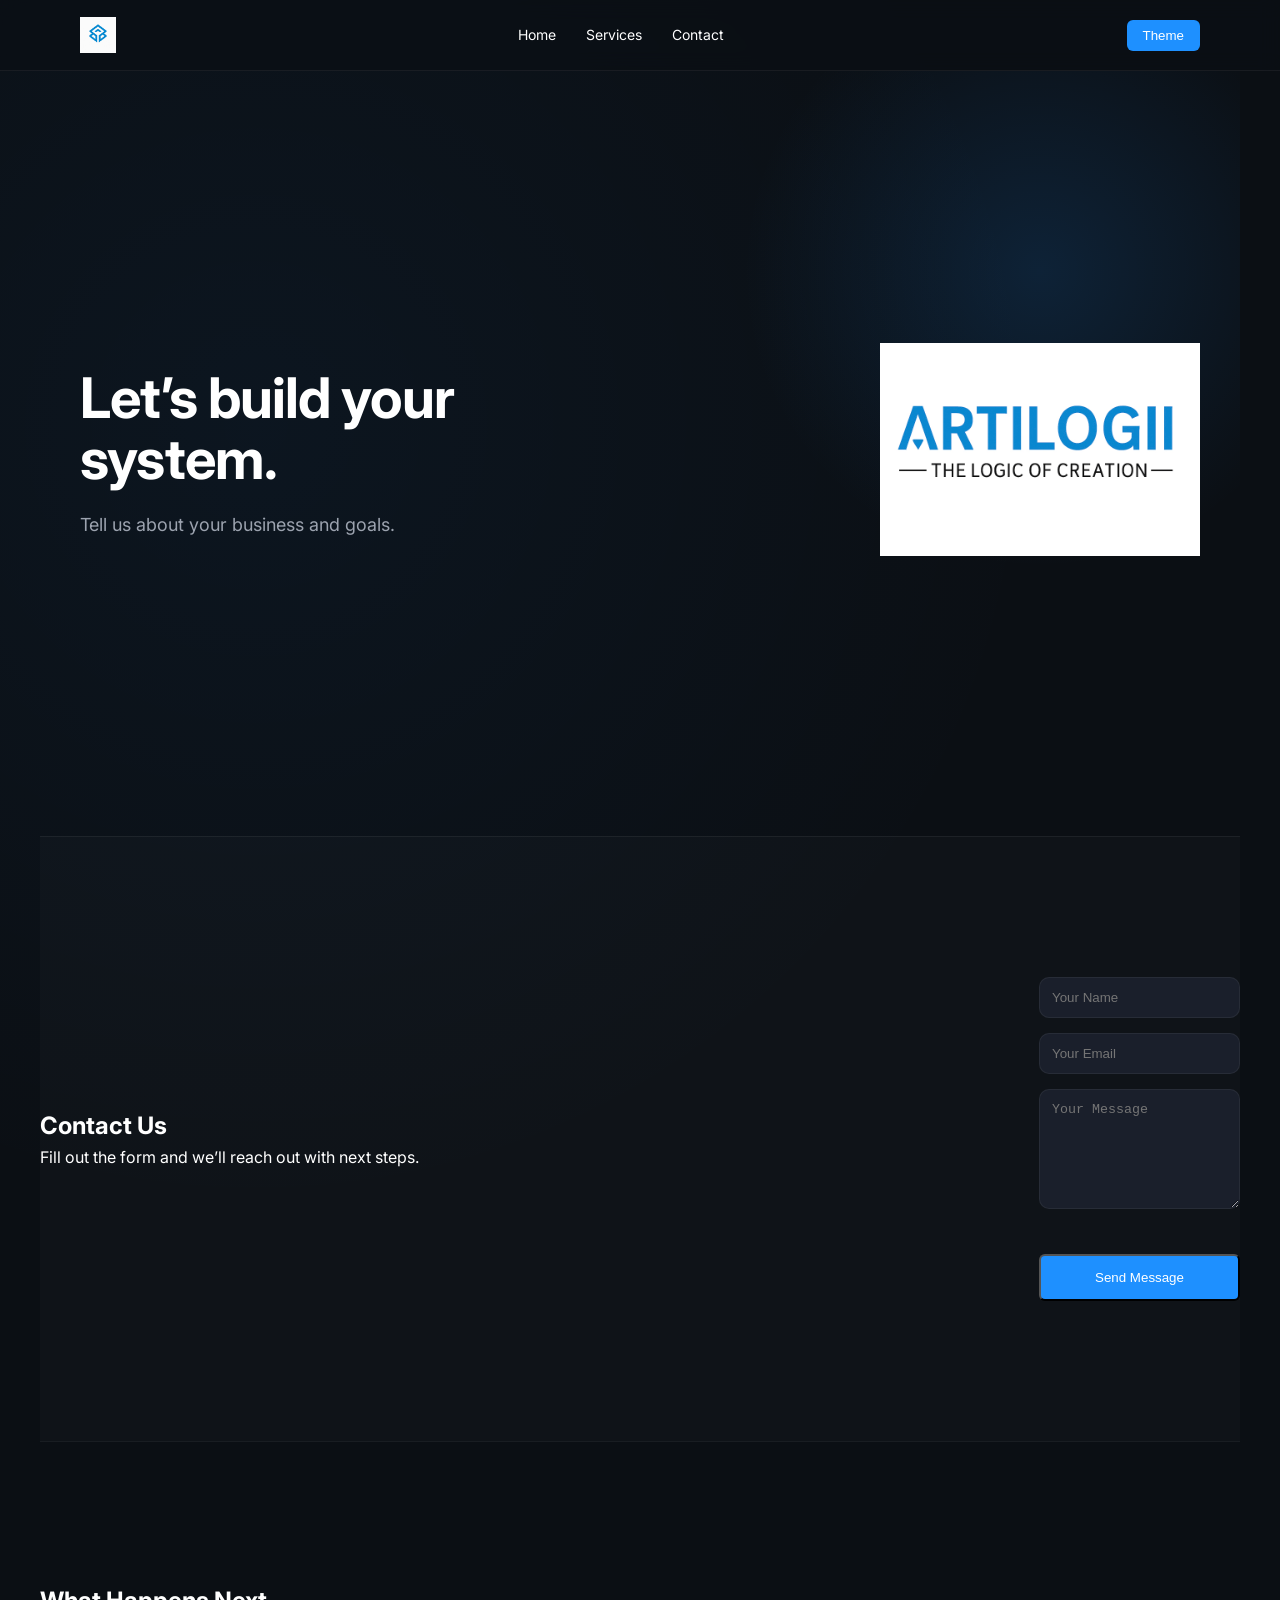
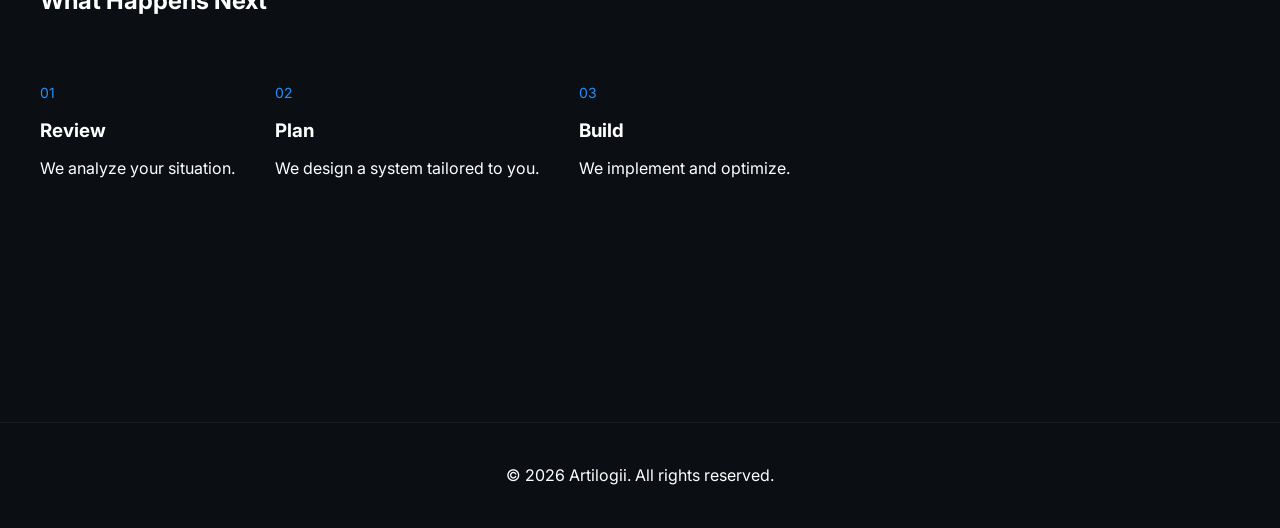
<file: contact.html>
<!DOCTYPE html>
<html lang="en">
<head>
  <meta charset="UTF-8">
  <title>Contact - Artilogii</title>
  <link href="https://fonts.googleapis.com/css2?family=Inter:wght@300;400;500;600&display=swap" rel="stylesheet">
  <link rel="stylesheet" href="style.css">
</head>

<body>

<header class="header">
  <nav class="navbar container">
    <img src="logo1.jpg" class="nav-logo">

    <ul class="nav-links">
      <li><a href="index.html">Home</a></li>
      <li><a href="services.html">Services</a></li>
      <li><a href="contact.html">Contact</a></li>
    </ul>

    <button class="theme-btn" onclick="toggleTheme()">Theme</button>
  </nav>
</header>

<main>

<!-- HERO -->
<section class="hero container reveal">
  <div class="hero-bg"></div>

  <div class="hero-text">
    <h1>Let’s build your system.</h1>
    <p>Tell us about your business and goals.</p>
  </div>

  <div class="hero-visual">
    <img src="logo2.jpg" class="hero-logo">
  </div>
</section>

<!-- FORM -->
<section class="section container reveal">

  <div class="split">

    <div class="split-text">
      <h2>Contact Us</h2>
      <p>
        Fill out the form and we’ll reach out with next steps.
      </p>
    </div>

    <div class="split-visual">

      <form onsubmit="handleSubmit(event)" class="contact-form">

        <input type="text" placeholder="Your Name" required>
        <input type="email" placeholder="Your Email" required>
        <textarea placeholder="Your Message" required></textarea>

        <button type="submit" class="cta">Send Message</button>

      </form>

    </div>

  </div>

</section>

<!-- TRUST -->
<section class="section container reveal">
  <h2>What Happens Next</h2>

  <div class="steps">
    <div class="step">
      <span>01</span>
      <h3>Review</h3>
      <p>We analyze your situation.</p>
    </div>

    <div class="step">
      <span>02</span>
      <h3>Plan</h3>
      <p>We design a system tailored to you.</p>
    </div>

    <div class="step">
      <span>03</span>
      <h3>Build</h3>
      <p>We implement and optimize.</p>
    </div>
  </div>
</section>

<footer class="footer">
  <p>© 2026 Artilogii. All rights reserved.</p>
</footer>

</main>

<script src="script.js"></script>
</body>
</html>
</file>
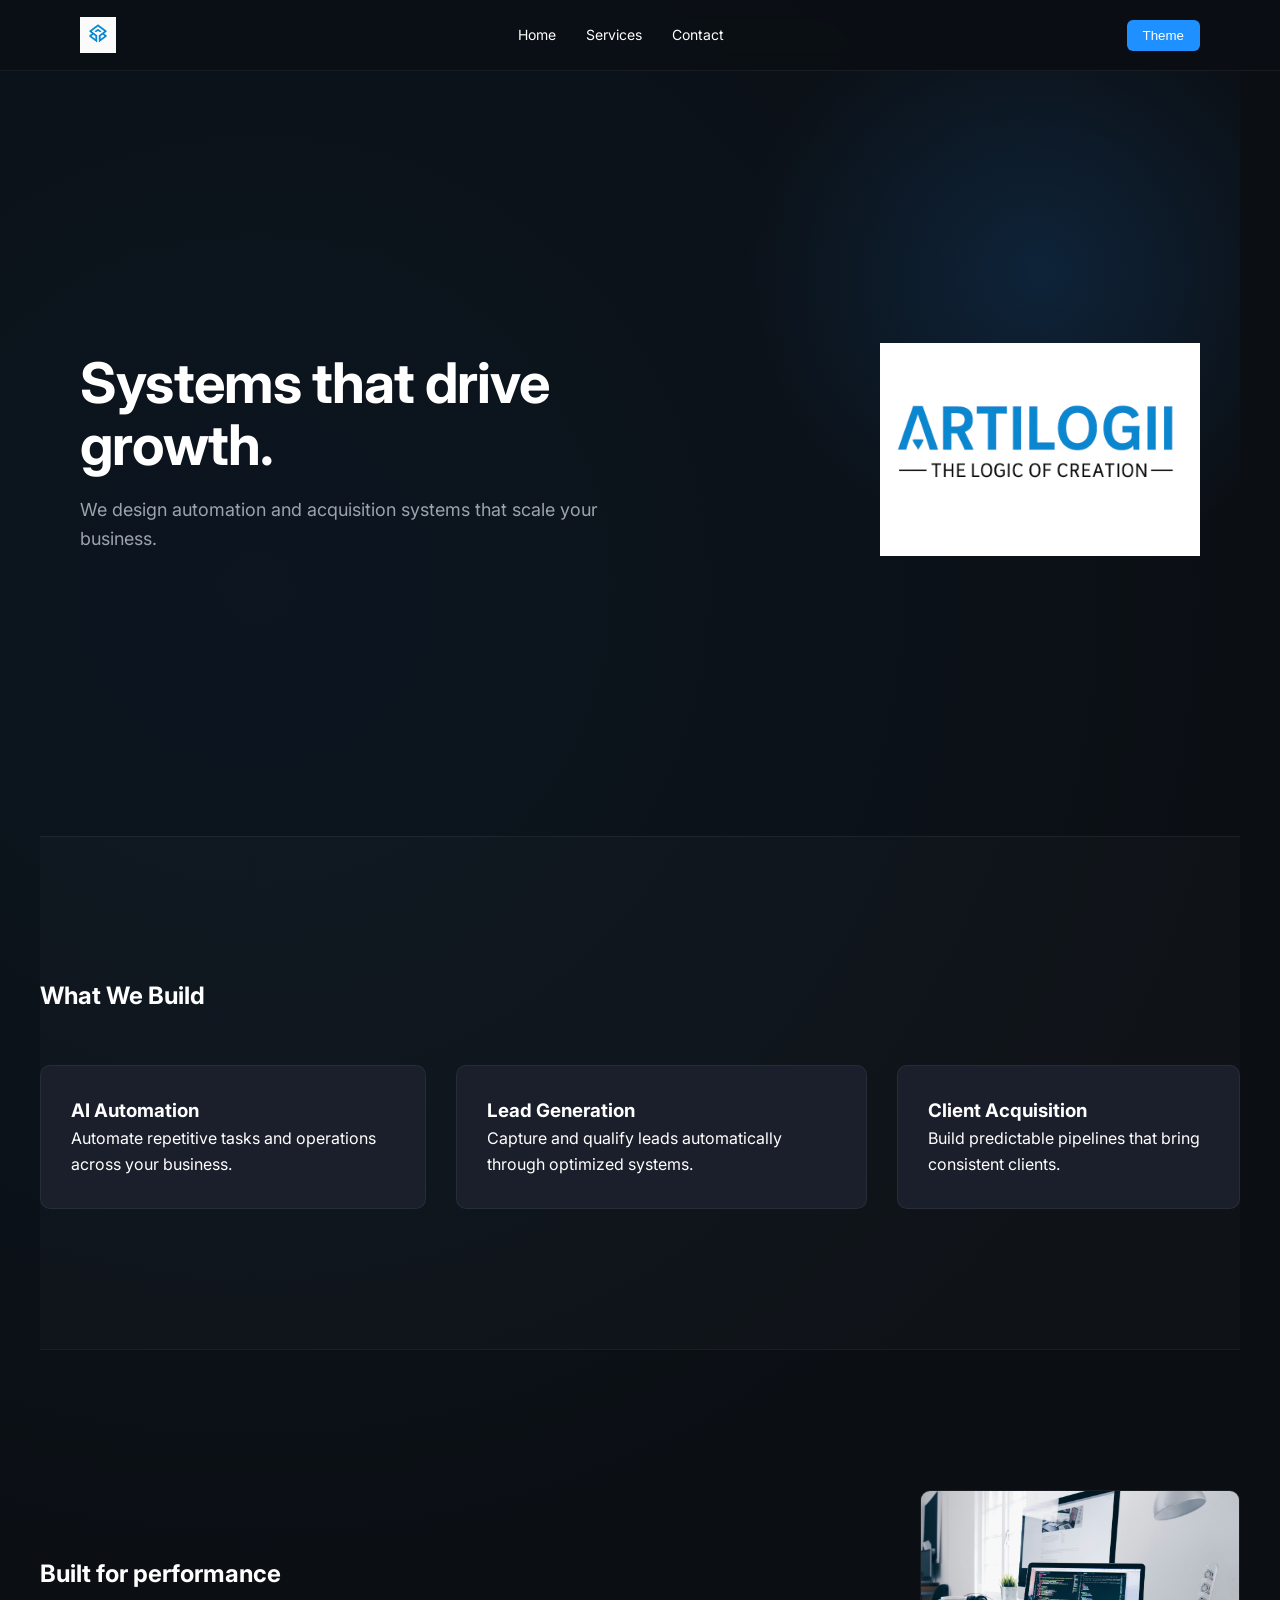
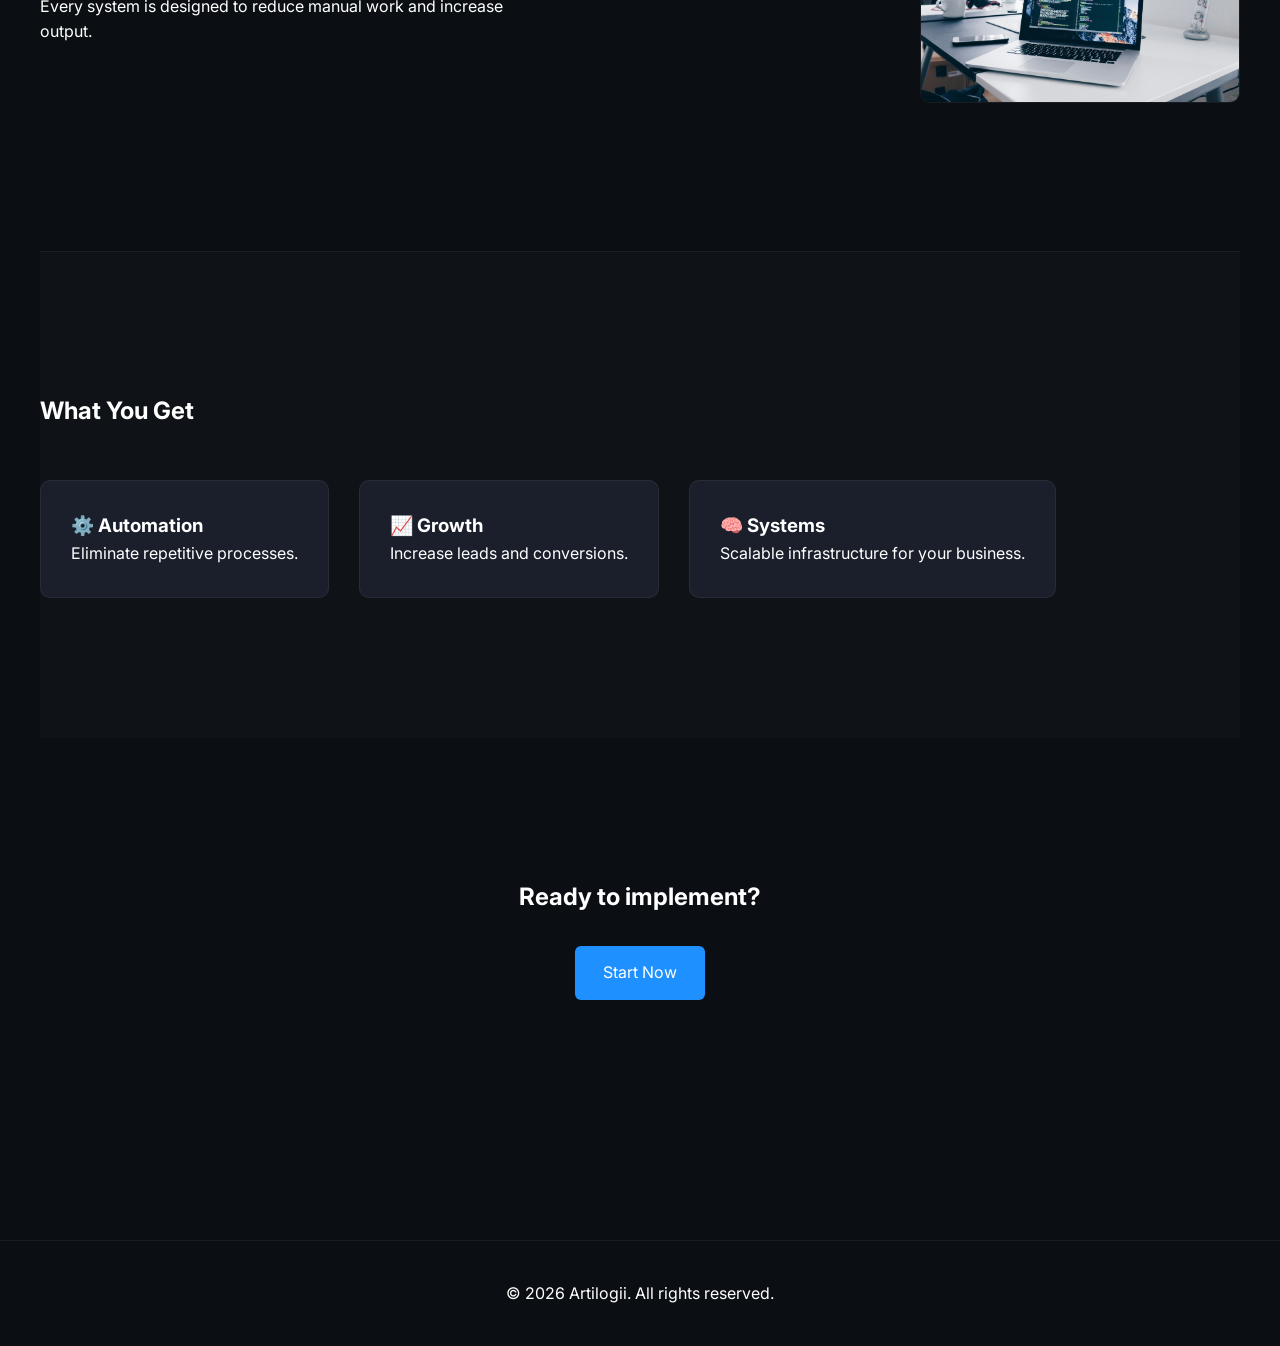
<file: services.html>
<!DOCTYPE html>
<html lang="en">
<head>
  <meta charset="UTF-8">
  <title>Services - Artilogii</title>
  <link href="https://fonts.googleapis.com/css2?family=Inter:wght@300;400;500;600&display=swap" rel="stylesheet">
  <link rel="stylesheet" href="style.css">
</head>

<body>

<header class="header">
  <nav class="navbar container">
    <img src="logo1.jpg" class="nav-logo">

    <ul class="nav-links">
      <li><a href="index.html">Home</a></li>
      <li><a href="services.html">Services</a></li>
      <li><a href="contact.html">Contact</a></li>
    </ul>

    <button class="theme-btn" onclick="toggleTheme()">Theme</button>
  </nav>
</header>

<main>

<!-- HERO -->
<section class="hero container reveal">
  <div class="hero-bg"></div>

  <div class="hero-text">
    <h1>Systems that drive growth.</h1>
    <p>We design automation and acquisition systems that scale your business.</p>
  </div>

  <div class="hero-visual">
    <img src="logo2.jpg" class="hero-logo">
  </div>
</section>

<!-- SERVICES -->
<section class="section container reveal">
  <h2>What We Build</h2>

  <div class="cards">

    <div class="card">
      <h3>AI Automation</h3>
      <p>Automate repetitive tasks and operations across your business.</p>
    </div>

    <div class="card">
      <h3>Lead Generation</h3>
      <p>Capture and qualify leads automatically through optimized systems.</p>
    </div>

    <div class="card">
      <h3>Client Acquisition</h3>
      <p>Build predictable pipelines that bring consistent clients.</p>
    </div>

  </div>
</section>

<!-- SPLIT -->
<section class="section container reveal split">
  <div class="split-text">
    <h2>Built for performance</h2>
    <p>
      Every system is designed to reduce manual work and increase output.
    </p>
  </div>

  <div class="split-visual">
    <img src="web1.jpg" class="visual-img">
  </div>
</section>

<!-- WHAT YOU GET -->
<section class="section container reveal">
  <h2>What You Get</h2>

  <div class="cards">
    <div class="card">
      <h3>⚙️ Automation</h3>
      <p>Eliminate repetitive processes.</p>
    </div>

    <div class="card">
      <h3>📈 Growth</h3>
      <p>Increase leads and conversions.</p>
    </div>

    <div class="card">
      <h3>🧠 Systems</h3>
      <p>Scalable infrastructure for your business.</p>
    </div>
  </div>
</section>

<!-- CTA -->
<section class="cta-section container reveal">
  <h2>Ready to implement?</h2>
  <a href="contact.html" class="cta">Start Now</a>
</section>

<footer class="footer">
  <p>© 2026 Artilogii. All rights reserved.</p>
</footer>

</main>
  
<script src="script.js"></script>
</body>
</html>
</file>
<file: style.css>
/* =========================
   DESIGN SYSTEM
========================= */
:root {
  --blue: #1e90ff;

  --bg: #0b0f14;
  --text: #ffffff;
  --text-secondary: #9ca3af;

  --surface: #1a1f2b;
  --border: rgba(255,255,255,0.06);

  --radius: 10px;
}

/* LIGHT MODE */
.light-mode {
  --bg: #ffffff;
  --text: #000000;
  --text-secondary: #555;

  --surface: #f3f4f6;
  --border: rgba(0,0,0,0.06);
}

/* =========================
   RESET
========================= */
* {
  margin: 0;
  padding: 0;
  box-sizing: border-box;
}

/* =========================
   GLOBAL
========================= */
body {
  font-family: 'Inter', sans-serif;
  background: var(--bg);
  color: var(--text);
  line-height: 1.6;

  /* subtle background */
  background-image: radial-gradient(
    circle at 20% 20%,
    rgba(30,144,255,0.05),
    transparent 40%
  );
}

.container {
  max-width: 1200px;
  margin: 0 auto;
  padding: 0 40px;
}

.section {
  padding: 140px 0;
  border-top: 1px solid var(--border);
}

.section:nth-child(even) {
  background: rgba(255,255,255,0.015);
}

.light-mode .section:nth-child(even) {
  background: rgba(0,0,0,0.02);
}

/* =========================
   NAVBAR
========================= */
.header {
  position: sticky;
  top: 0;
  z-index: 1000;

  backdrop-filter: blur(10px);
  background: rgba(11, 15, 20, 0.7);
  border-bottom: 1px solid var(--border);
}

.light-mode .header {
  background: rgba(255,255,255,0.9);
}

.navbar {
  display: flex;
  align-items: center;
  justify-content: space-between;
  height: 70px;
}

.nav-logo {
  height: 36px;
}

.nav-links {
  display: flex;
  gap: 30px;
  list-style: none;
}

.nav-links a {
  color: var(--text);
  text-decoration: none;
  font-size: 14px;
  position: relative;
}

.nav-links a::after {
  content: "";
  position: absolute;
  left: 0;
  bottom: -4px;
  width: 0%;
  height: 2px;
  background: var(--blue);
  transition: width 0.3s ease;
}

.nav-links a:hover::after {
  width: 100%;
}

.theme-btn {
  padding: 8px 16px;
  background: var(--blue);
  border: none;
  color: white;
  border-radius: 6px;
  cursor: pointer;
}

/* =========================
   HERO
========================= */
.hero {
  display: flex;
  align-items: center;
  justify-content: space-between;
  min-height: 85vh;
  position: relative;
  overflow: hidden;
}

.hero-bg {
  position: absolute;
  width: 600px;
  height: 600px;
  background: radial-gradient(circle, rgba(30,144,255,0.15), transparent 70%);
  top: -100px;
  right: -100px;
  z-index: 0;
}

.hero-text,
.hero-visual {
  position: relative;
  z-index: 1;
}

.hero-text {
  max-width: 520px;
}

.hero-text h1 {
  font-size: 56px;
  line-height: 1.1;
  letter-spacing: -1px;
}

.hero-text p {
  margin-top: 20px;
  color: var(--text-secondary);
  font-size: 18px;
}

.hero-logo {
  width: 320px;
}

/* =========================
   CTA
========================= */
.cta {
  display: inline-block;
  margin-top: 30px;
  padding: 14px 28px;
  background: var(--blue);
  color: white;
  text-decoration: none;
  border-radius: 6px;
  transition: 0.2s ease;
}

.cta:hover {
  transform: translateY(-2px);
}

/* =========================
   SPLIT LAYOUT
========================= */
.split {
  display: flex;
  align-items: center;
  justify-content: space-between;
  gap: 60px;
}

.reverse {
  flex-direction: row-reverse;
}

.split-text {
  max-width: 500px;
}

.visual-img {
  width: 320px;
  border-radius: var(--radius);
  border: 1px solid var(--border);
}

/* =========================
   CARDS
========================= */
.cards {
  display: flex;
  gap: 30px;
  margin-top: 50px;
}

.card {
  background: var(--surface);
  padding: 30px;
  border-radius: var(--radius);
  border: 1px solid var(--border);
  transition: 0.3s ease;
}

.card:hover {
  transform: translateY(-6px);
}

/* =========================
   STEPS
========================= */
.steps {
  display: flex;
  gap: 40px;
  margin-top: 60px;
}

.step span {
  color: var(--blue);
  font-size: 14px;
}

.step h3 {
  margin: 10px 0;
}

/* =========================
   DASHBOARD
========================= */
.dashboard {
  margin-top: 40px;
  padding: 25px;
  background: var(--surface);
  border: 1px solid var(--border);
  border-radius: var(--radius);
}

.dash-row {
  height: 14px;
  background: rgba(255,255,255,0.08);
  margin: 12px 0;
  border-radius: 4px;
  position: relative;
  overflow: hidden;
}

.dash-row::after {
  content: "";
  position: absolute;
  height: 100%;
  width: 60%;
  background: var(--blue);
}

.dash-row.short::after {
  width: 40%;
}

.dash-row.shorter::after {
  width: 25%;
}

/* =========================
   LOGOS
========================= */
.logo-grid {
  display: flex;
  gap: 30px;
  margin-top: 40px;
}

.logo-box {
  flex: 1;
  padding: 20px;
  text-align: center;
  background: var(--surface);
  border: 1px solid var(--border);
  border-radius: var(--radius);
}

/* =========================
   CASE
========================= */
.case {
  margin-top: 40px;
  max-width: 600px;
}

.case ul {
  margin-top: 20px;
  padding-left: 20px;
}

/* =========================
   CONTACT
========================= */
.contact-form {
  display: flex;
  flex-direction: column;
  gap: 15px;
  max-width: 400px;
}

.contact-form input,
.contact-form textarea {
  padding: 12px;
  border: 1px solid var(--border);
  background: var(--surface);
  color: var(--text);
  border-radius: var(--radius);
}

.contact-form textarea {
  min-height: 120px;
}

/* =========================
   CTA SECTION
========================= */
.cta-section {
  text-align: center;
  padding: 140px 0;
}

/* =========================
   BIG SECTION
========================= */
.big-section {
  height: 60vh;
  display: flex;
  align-items: center;
  justify-content: center;
  font-size: 48px;
  border-top: 1px solid var(--border);
}

/* =========================
   FOOTER
========================= */
.footer {
  text-align: center;
  padding: 40px;
  border-top: 1px solid var(--border);
  margin-top: 100px;
}

/* =========================
   ANIMATIONS
========================= */
.reveal {
  opacity: 0;
  transform: translateY(60px);
  transition: all 0.8s ease;
}

.reveal.active {
  opacity: 1;
  transform: translateY(0);
}
</file>
